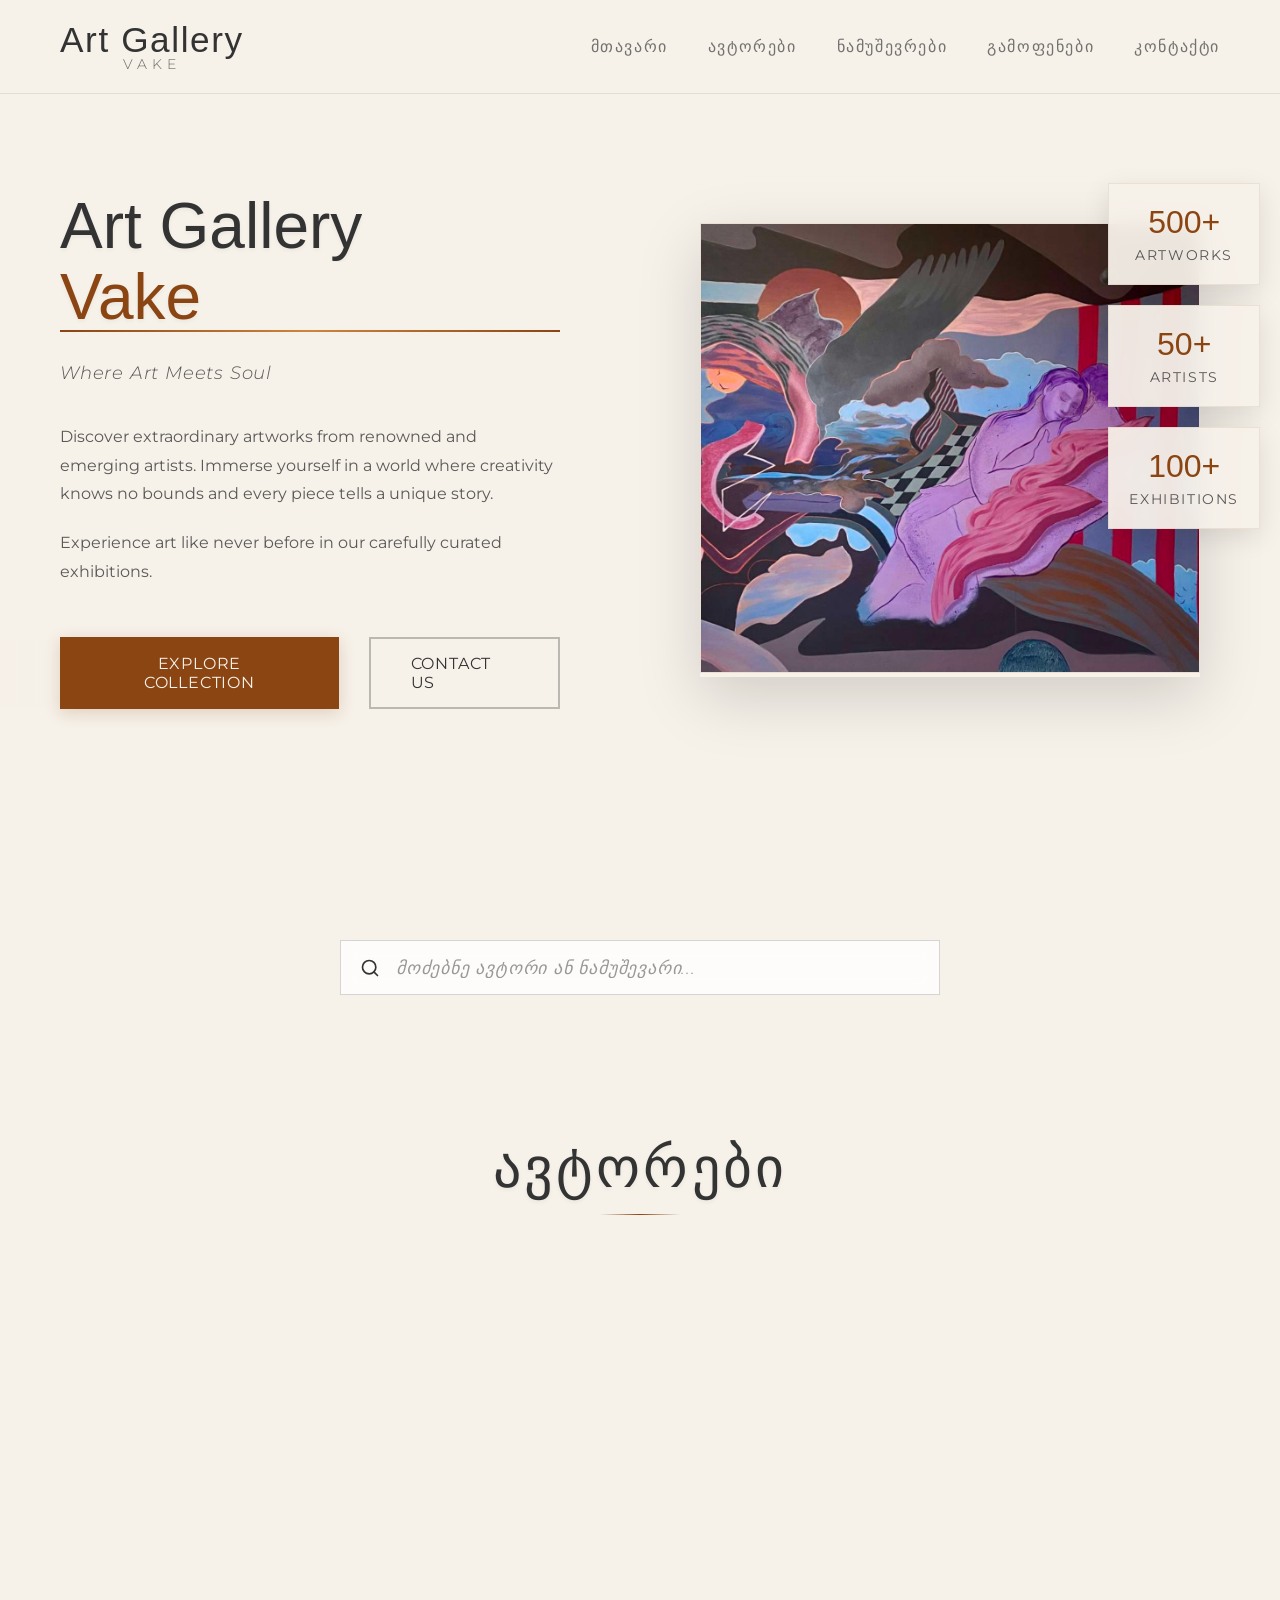
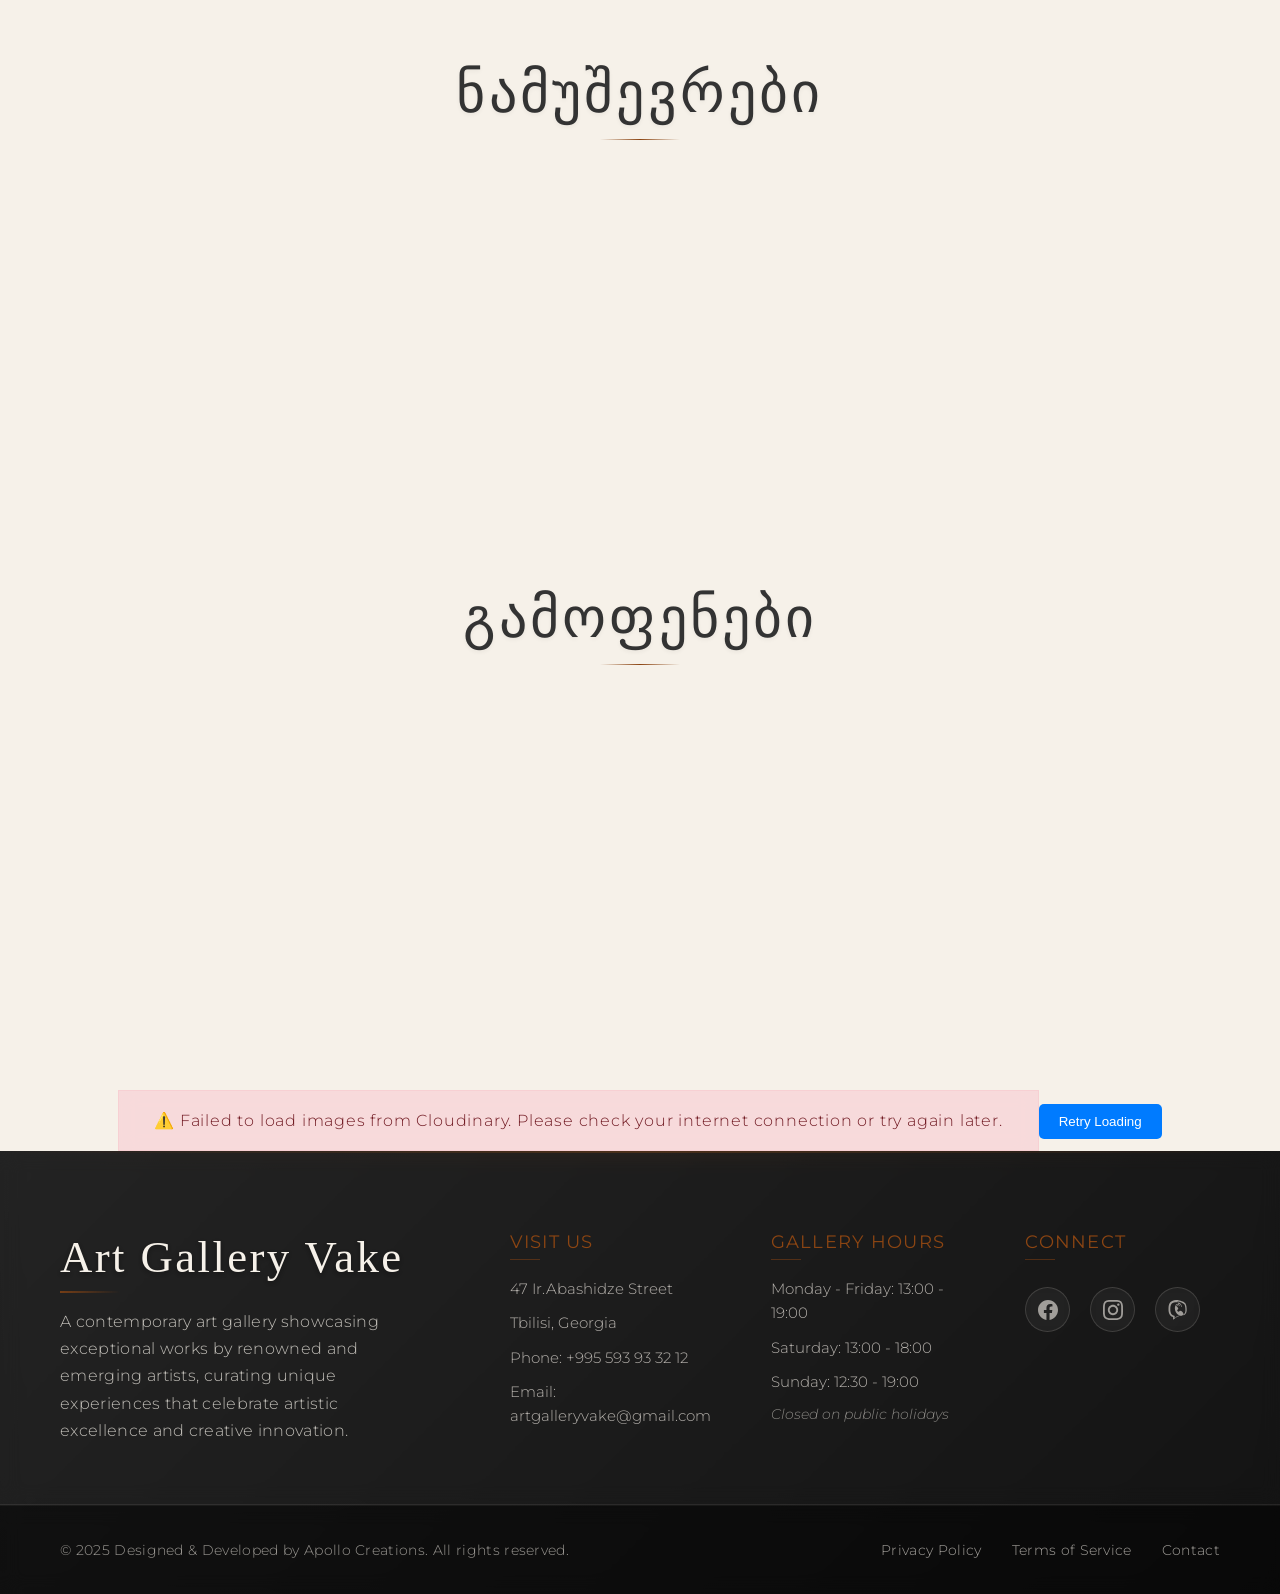
<file: index.html>
<!doctype html><html lang="ka" prefix="og: http://ogp.me/ns#"><head><meta charset="utf-8"/><link rel="icon" href="/favicon.ico"/><meta name="viewport" content="width=device-width,initial-scale=1"/><meta name="theme-color" content="#000000"/><title>არტ გალერეა ვაკე | Art Gallery Vake - თბილისი</title><meta name="description" content="არტ გალერეა ვაკეში - Art Gallery Vake თბილისში. თანამედროვე ხელოვნების გალერეა, ავტორთა ნამუშევრები და გამოფენები. Contemporary art gallery in Vake, Tbilisi showcasing exceptional artworks and exhibitions."/><meta name="keywords" content="არტ გალერეა ვაკე, არტ გალერეა, არტ გალერეა ვაკეში, art gallery vake, art gallery tbilisi, contemporary art georgia, ხელოვნება თბილისი, გამოფენა ვაკე, artists georgia, paintings tbilisi"/><meta name="author" content="Art Gallery Vake"/><meta name="robots" content="index, follow, max-image-preview:large, max-snippet:-1, max-video-preview:-1"/><meta name="googlebot" content="index, follow"/><meta name="geo.region" content="GE-TB"/><meta name="geo.placename" content="Tbilisi, Georgia"/><meta name="geo.position" content="41.7151;44.8271"/><meta name="ICBM" content="41.7151, 44.8271"/><link rel="alternate" hreflang="ka" href="https://artgalleryvake.com"/><link rel="alternate" hreflang="en" href="https://artgalleryvake.com/en"/><link rel="canonical" href="https://artgalleryvake.com/"/><meta property="og:type" content="website"/><meta property="og:site_name" content="Art Gallery Vake"/><meta property="og:title" content="არტ გალერეა ვაკე | Art Gallery Vake - Contemporary Art in Tbilisi"/><meta property="og:description" content="არტ გალერეა ვაკეში - Contemporary art gallery showcasing exceptional works by renowned and emerging artists in Vake, Tbilisi, Georgia."/><meta property="og:image" content="/og-image.jpg"/><meta property="og:image:width" content="1200"/><meta property="og:image:height" content="630"/><meta property="og:url" content="https://artgalleryvake.com/"/><meta property="og:locale" content="ka_GE"/><meta property="og:locale:alternate" content="en_US"/><meta name="twitter:card" content="summary_large_image"/><meta name="twitter:title" content="არტ გალერეა ვაკე | Art Gallery Vake"/><meta name="twitter:description" content="Contemporary art gallery in Vake, Tbilisi showcasing exceptional artworks and exhibitions by Georgian and international artists."/><meta name="twitter:image" content="/twitter-image.jpg"/><link rel="apple-touch-icon" href="/logo192.png"/><link rel="apple-touch-icon" sizes="57x57" href="/apple-icon-57x57.png"/><link rel="apple-touch-icon" sizes="60x60" href="/apple-icon-60x60.png"/><link rel="apple-touch-icon" sizes="72x72" href="/apple-icon-72x72.png"/><link rel="apple-touch-icon" sizes="76x76" href="/apple-icon-76x76.png"/><link rel="apple-touch-icon" sizes="114x114" href="/apple-icon-114x114.png"/><link rel="apple-touch-icon" sizes="120x120" href="/apple-icon-120x120.png"/><link rel="apple-touch-icon" sizes="144x144" href="/apple-icon-144x144.png"/><link rel="apple-touch-icon" sizes="152x152" href="/apple-icon-152x152.png"/><link rel="apple-touch-icon" sizes="180x180" href="/apple-icon-180x180.png"/><link rel="manifest" href="/manifest.json"/><script type="application/ld+json">{
  "@context": "https://schema.org",
  "@type": "ArtGallery",
  "name": "Art Gallery Vake",
  "alternateName": "არტ გალერეა ვაკე",
  "description": "A contemporary art gallery showcasing exceptional works by renowned and emerging artists in Vake, Tbilisi, Georgia.",
  "url": "https://artgalleryvake.com",
  "logo": "https://artgalleryvake.com/logo.png",
  "image": "https://artgalleryvake.com/gallery-exterior.jpg",
  "telephone": "+995593933212",
  "email": "artgalleryvake@gmail.com",
  "address": {
    "@type": "PostalAddress",
    "streetAddress": "47 Ir.Abashidze Street",
    "addressLocality": "Tbilisi",
    "addressRegion": "Tbilisi",
    "addressCountry": "GE"
  },
  "geo": {
    "@type": "GeoCoordinates",
    "latitude": 41.7151,
    "longitude": 44.8271
  },
  "openingHoursSpecification": [
    {
      "@type": "OpeningHoursSpecification",
      "dayOfWeek": ["Monday", "Tuesday", "Wednesday", "Thursday", "Friday"],
      "opens": "13:00",
      "closes": "19:00"
    },
    {
      "@type": "OpeningHoursSpecification",
      "dayOfWeek": "Saturday",
      "opens": "13:00",
      "closes": "18:00"
    },
    {
      "@type": "OpeningHoursSpecification",
      "dayOfWeek": "Sunday",
      "opens": "12:30",
      "closes": "19:00"
    }
  ],
  "sameAs": [
    "https://www.facebook.com/artgalleryvake",
    "https://www.instagram.com/art_gallery_vake/"
  ],
  "potentialAction": {
    "@type": "ReserveAction",
    "target": "https://artgalleryvake.com/contact"
  }
}</script><meta name="format-detection" content="telephone=no"/><meta name="msapplication-TileColor" content="#2d89ef"/><meta name="msapplication-config" content="/browserconfig.xml"/><link rel="preconnect" href="https://fonts.googleapis.com"><link rel="preconnect" href="https://fonts.gstatic.com" crossorigin><script defer="defer" src="/static/js/main.dbe3b927.js"></script><link href="/static/css/main.531e8e82.css" rel="stylesheet"></head><body><noscript><p>არტ გალერეა ვაკე - Art Gallery Vake საჭიროებს JavaScript-ს სწორად მუშაობისთვის. გთხოვთ ჩართოთ JavaScript თქვენს ბრაუზერში.</p><p>Art Gallery Vake requires JavaScript to function properly. Please enable JavaScript in your browser to view this website.</p></noscript><div id="root"></div><script type="application/ld+json">{
  "@context": "https://schema.org",
  "@type": "BreadcrumbList",
  "itemListElement": [
    {
      "@type": "ListItem",
      "position": 1,
      "name": "მთავარი",
      "item": "https://artgalleryvake.com/"
    },
    {
      "@type": "ListItem",
      "position": 2,
      "name": "ავტორები",
      "item": "https://artgalleryvake.com/#authors"
    },
    {
      "@type": "ListItem",
      "position": 3,
      "name": "ნამუშევრები", 
      "item": "https://artgalleryvake.com/#paintings"
    },
    {
      "@type": "ListItem",
      "position": 4,
      "name": "გამოფენები",
      "item": "https://artgalleryvake.com/#exhibitions"
    }
  ]
}</script></body></html>
</file>
<file: static/css/main.531e8e82.css>
@import url(https://fonts.cdnfonts.com/css/boowie);@import url(https://fonts.googleapis.com/css2?family=Montserrat:ital,wght@0,100..900;1,100..900&display=swap);.home-body{background-color:#f6f1e9;font-family:Montserrat,sans-serif;margin:0 auto;min-height:100vh;overflow-x:hidden;position:relative;width:100%}.home-body:before{animation:subtleMove 20s ease-in-out infinite;background-image:linear-gradient(45deg,#0000 40%,#8b45130d 50%,#0000 60%),linear-gradient(-45deg,#0000 40%,#3333330d 50%,#0000 60%);background-size:300px 300px,200px 200px;content:"";height:100%;left:0;opacity:.03;pointer-events:none;position:fixed;top:0;width:100%;z-index:0}.search-bar-container{display:flex;justify-content:center;margin:40px 0 60px;padding:0 60px;position:relative;z-index:2}.search-input-wrapper{max-width:600px;position:relative;width:100%}.search-icon{color:#3339;left:20px;pointer-events:none;position:absolute;top:50%;transform:translateY(-50%);z-index:1}.search-input{-webkit-backdrop-filter:blur(10px);backdrop-filter:blur(10px);background:#fffc;border:1px solid #3333;border-radius:0;font-family:Montserrat,sans-serif;font-size:1.1rem;font-weight:300;letter-spacing:.05rem;padding:16px 20px 16px 55px;transition:all .4s ease;width:100%}.search-input:focus{background:#fffffff2;border-color:#8b4513;box-shadow:0 4px 20px #8b45131a;outline:none}.search-input::placeholder{color:#33333380;font-style:italic;font-weight:300}.author-section-title,.painting-section-title,.section-title{color:#333;font-family:Boowie,sans-serif;font-size:3.5rem;font-weight:400;letter-spacing:.2rem;margin-bottom:80px;position:relative;text-align:center;text-shadow:0 2px 4px #0000000d}.author-section-title:after,.painting-section-title:after,.section-title:after{background:linear-gradient(90deg,#0000,#8b4513,#0000);bottom:-15px;content:"";height:1px;left:50%;position:absolute;transform:translateX(-50%);width:80px}.author-content-section{margin-bottom:60px;padding:80px 60px;position:relative;text-align:center;width:100%;z-index:1}.author-images-section{grid-gap:60px 40px;display:grid;gap:60px 40px;grid-template-columns:repeat(auto-fit,minmax(200px,1fr));margin:0 auto;max-width:1400px;padding:40px 0;width:100%}.image-card-authors{align-items:center;display:flex;flex-direction:column;position:relative}.link-wrapper{color:inherit;display:block;text-decoration:none;width:100%}.author-card{align-items:center;cursor:pointer;display:flex;flex-direction:column;transition:all .5s cubic-bezier(.25,.46,.45,.94)}.author-image{border-radius:0 25px 0 25px;box-shadow:0 8px 25px #00000026;filter:grayscale(20%);height:180px;object-fit:cover;transition:all .5s ease;width:180px}.author-card:hover{transform:translateY(-10px)}.author-card:hover .author-image{box-shadow:0 15px 40px #00000040;filter:grayscale(0);transform:scale(1.05)}.author-name{color:#333;font-family:Montserrat,sans-serif;font-size:1.2rem;font-weight:400;letter-spacing:.05rem;line-height:1.4;margin-top:25px;text-align:center;transition:color .3s ease}.author-card:hover .author-name{color:#8b4513}.painting-content-section{margin-bottom:60px;padding:80px 60px;position:relative;text-align:center;width:100%;z-index:1}.painting-images-section{grid-gap:80px 60px;display:grid;gap:80px 60px;grid-template-columns:repeat(auto-fit,minmax(300px,1fr));margin:0 auto;max-width:1600px;padding:40px 0;width:100%}.image-card-paintings{align-items:center;display:flex;flex-direction:column;position:relative}.painting-image-container{overflow:hidden;position:relative;transition:all .5s ease}.painting-image-display{border:none;box-shadow:0 10px 30px #00000026;height:auto;max-height:400px;object-fit:cover;transition:all .5s cubic-bezier(.25,.46,.45,.94);width:100%}.painting-image-container:hover .painting-image-display{box-shadow:0 20px 50px #00000040;transform:scale(1.03)}.image-info{padding:30px 0 0;text-align:center}.image-title{color:#333;font-size:1.3rem;font-style:italic;letter-spacing:.05rem;line-height:1.4;margin:0}.image-description,.image-title{font-family:Montserrat,sans-serif;font-weight:300}.image-description{color:#333333b3;font-size:.95rem;line-height:1.6;margin:15px 0 0;max-width:350px}.content-section{margin-bottom:120px;padding:80px 60px;position:relative;text-align:center;width:100%;z-index:1}.images-section{display:flex;flex-direction:column;gap:60px;margin:0 auto;max-width:1400px;padding:40px 0;width:100%}.image-card-exhibitions{align-items:center;-webkit-backdrop-filter:blur(10px);backdrop-filter:blur(10px);background:#fff9;border-radius:0;box-shadow:0 8px 25px #00000014;display:flex;gap:50px;padding:40px;text-align:left;transition:all .5s ease}.image-card-exhibitions:nth-child(2n){flex-direction:row-reverse}.image-card-exhibitions:hover{background:#fffc;box-shadow:0 15px 40px #00000026;transform:translateY(-5px)}.image-card-exhibitions .image-display{border:none;box-shadow:0 8px 20px #00000026;height:250px;object-fit:cover;transition:all .4s ease;width:400px}.image-card-exhibitions:hover .image-display{box-shadow:0 12px 30px #0003;transform:scale(1.02)}.image-card-exhibitions .image-info{flex:1 1;padding:0;text-align:left}.image-card-exhibitions .image-title{color:#333;font-family:Boowie,sans-serif;font-size:2rem;font-style:normal;font-weight:400;letter-spacing:.1rem;margin-bottom:20px}.image-card-exhibitions .image-description{color:#333c;font-size:1.1rem;font-weight:300;line-height:1.8;margin:0;max-width:none}.button-group-container{display:flex;justify-content:center;margin-top:80px;width:100%}.button-group{align-items:center;display:flex;gap:20px}.load-more-btn,.show-less-btn{background:#0000;border:1px solid #3333334d;border-radius:0;color:#333;cursor:pointer;font-family:Montserrat,sans-serif;font-size:.95rem;font-weight:300;letter-spacing:.1rem;overflow:hidden;padding:15px 35px;position:relative;text-transform:uppercase;transition:all .4s ease}.load-more-btn:before,.show-less-btn:before{background:linear-gradient(90deg,#0000,#8b45131a,#0000);content:"";height:100%;left:-100%;position:absolute;top:0;transition:left .6s ease;width:100%}.load-more-btn:hover,.show-less-btn:hover{border-color:#8b4513;box-shadow:0 8px 20px #8b451326;color:#8b4513;transform:translateY(-2px)}.load-more-btn:hover:before,.show-less-btn:hover:before{left:100%}.no-content-message{background:#0000;border:none;color:#3339;font-family:Montserrat,sans-serif;font-size:1.2rem;font-style:italic;font-weight:300;grid-column:1/-1;letter-spacing:.05rem;padding:80px 40px;text-align:center;width:100%}.error-section{margin-top:60px;position:relative;text-align:center;z-index:2}.error-message{-webkit-backdrop-filter:blur(10px);backdrop-filter:blur(10px);background:#f8d7dae6;border:1px solid #f5c6cb80;border-radius:0;color:#721c24;display:inline-block;font-family:Montserrat,sans-serif;font-weight:300;letter-spacing:.05rem;padding:20px 35px}.author-images-section{gap:20px;grid-template-columns:repeat(4,1fr);max-width:1000px}.painting-images-section{gap:20px;grid-template-columns:repeat(3,1fr);max-width:90%}@media (max-width:1400px){.author-images-section{gap:25px;grid-template-columns:repeat(4,1fr);max-width:1100px}.painting-images-section{gap:25px;grid-template-columns:repeat(4,1fr);max-width:1200px}.author-image{height:150px;width:150px}.painting-image-display{height:260px;max-width:280px}}@media (max-width:1200px){.author-images-section{gap:20px;grid-template-columns:repeat(4,1fr);max-width:900px}.painting-images-section{gap:20px;grid-template-columns:repeat(4,1fr);max-width:1000px}.author-image{height:140px;width:140px}.painting-image-display{height:240px;max-width:240px}.image-card-exhibitions{flex-direction:column!important;gap:25px;text-align:center}.image-card-exhibitions .image-display{max-width:400px;width:100%}.image-card-exhibitions .image-info{text-align:center}}@media (max-width:900px){.author-images-section,.painting-images-section{gap:20px;grid-template-columns:repeat(3,1fr)}.author-image{height:130px;width:130px}.painting-image-display{height:220px;max-width:220px}.search-input{font-size:.9rem}}@media (max-width:768px){.author-content-section,.content-section,.painting-content-section{padding:40px 20px}.search-bar-container{padding:0 20px}.author-section-title,.painting-section-title,.section-title{font-size:2.2rem;margin-bottom:30px}.author-image{height:120px;width:120px}.author-images-section{gap:20px;grid-template-columns:repeat(2,1fr)}.painting-images-section{gap:20px;grid-template-columns:repeat(1,1fr)}.painting-image-display{height:auto;max-width:90%}.image-card-exhibitions{gap:20px;padding:25px 15px}.button-group{flex-direction:column;gap:15px}.load-more-btn,.show-less-btn{font-size:.9rem;padding:12px 25px}.search-input{font-size:.8rem}.image-card-exhibitions .image-title{font-size:1.45rem}}.author-content-section,.content-section,.painting-content-section{animation:sectionFadeIn 1s ease forwards;opacity:0;transform:translateY(30px)}.painting-content-section{animation-delay:.2s}.content-section{animation-delay:.4s}@keyframes sectionFadeIn{to{opacity:1;transform:translateY(0)}}.image-card-authors,.image-card-exhibitions,.image-card-paintings{animation:itemFadeIn .8s ease forwards;opacity:0;transform:translateY(20px)}.image-card-authors:nth-child(2){animation-delay:.1s}.image-card-authors:nth-child(3){animation-delay:.2s}.image-card-authors:nth-child(4){animation-delay:.3s}.image-card-paintings:nth-child(2){animation-delay:.15s}.image-card-paintings:nth-child(3){animation-delay:.3s}.image-card-exhibitions:nth-child(2){animation-delay:.2s}.image-card-exhibitions:nth-child(3){animation-delay:.4s}@keyframes itemFadeIn{to{opacity:1;transform:translateY(0)}}*{margin:0;padding:0}body{font-family:Montserrat,sans-serif;overflow-x:hidden}.landing-container{background-color:#f6f1e9;color:#333;min-height:100vh;overflow-x:hidden;position:relative}.animated-bg{height:100%;left:0;opacity:.5;pointer-events:none;position:fixed;top:0;width:100%;z-index:0}.floating-shapes{height:100%;position:relative;width:100%}.shape{animation:elegantFloat 12s ease-in-out infinite;background:linear-gradient(45deg,#3333330d,#8b45130d);opacity:.1;position:absolute}.shape-1{animation-delay:0s;height:2px;left:10%;top:20%;width:300px}.shape-2{animation-delay:4s;height:200px;right:15%;top:40%;width:2px}.shape-3{animation-delay:8s;height:1px;left:60%;top:70%;width:150px}.shape-4{animation-delay:2s;bottom:30%;height:100px;left:20%;width:1px}@keyframes elegantFloat{0%,to{opacity:.1;transform:translateY(0) scale(1)}50%{opacity:.2;transform:translateY(-15px) scale(1.1)}}.landing-header{align-items:center;-webkit-backdrop-filter:blur(10px);backdrop-filter:blur(10px);background-color:#f6f1e9;border-bottom:1px solid #3333331a;color:#333;display:flex;font-family:Boowie,sans-serif;justify-content:space-between;opacity:0;padding:20px 60px;position:fixed;text-align:center;top:0;transform:translateY(-30px);transition:all .6s ease;width:100%;z-index:100}.landing-header.fade-in{opacity:1;transform:translateY(0)}.logo-container{position:relative}.logo-text h2{color:#333;font-family:Boowie,sans-serif;font-size:2.2rem;font-weight:400;letter-spacing:.1rem;margin-bottom:-.3rem}.logo-text span{color:#333333b3;font-family:Montserrat,sans-serif;font-size:.9rem;font-weight:300;letter-spacing:.3rem;text-transform:uppercase}.nav-links{display:flex;font-size:1rem;gap:40px}.nav-link,.nav-links{font-family:Montserrat,sans-serif;font-weight:400}.nav-link{color:#333a;letter-spacing:.1rem;padding:8px 0;position:relative;text-decoration:none;transition:all .3s ease}.nav-link:before{background-color:#8b4513;bottom:0;content:"";height:1px;left:50%;position:absolute;transform:translateX(-50%);transition:all .4s ease;width:0}.nav-link:hover{color:#8b4513}.nav-link:hover:before{width:100%}.main-content{grid-gap:80px;align-items:center;display:grid;gap:80px;grid-template-columns:1fr 1fr;min-height:100vh;padding:0 60px;position:relative;z-index:1}.content-box{opacity:0;transform:translateY(40px);transition:all 1.2s cubic-bezier(.25,.46,.45,.94)}.content-box.slide-in-left,.content-box.slide-in-right{opacity:1;transform:translateY(0)}.content-box.slide-in-right{transition-delay:.3s}.text-box{padding-right:40px}.main-text h1{color:#333;font-family:Boowie,sans-serif;font-size:4rem;font-weight:400;line-height:1.1;margin-bottom:30px;text-shadow:0 2px 4px #0000000d}.text-line{display:block;overflow:hidden}.gradient-text{color:#8b4513;position:relative}.gradient-text:after{animation:shimmer 3s ease-in-out infinite;background:linear-gradient(90deg,#8b4513,peru,#8b4513);bottom:0;content:"";height:2px;left:0;position:absolute;width:100%}@keyframes shimmer{0%,to{opacity:.3;transform:scaleX(.5)}50%{opacity:.8;transform:scaleX(1)}}.subtitle{margin-bottom:40px}.subtitle p{color:#333c;font-family:Montserrat,sans-serif;font-size:1.1rem;font-style:italic;font-weight:300;letter-spacing:.05rem}.secondary-text{line-height:1.8;margin-bottom:50px;max-width:500px}.secondary-text p{color:#333c;font-family:Montserrat,sans-serif;font-size:1rem;font-weight:400;margin-bottom:20px}.cta-buttons{align-items:center;display:flex;gap:30px}.btn-primary,.btn-secondary{border:none;cursor:pointer;font-family:Montserrat,sans-serif;font-size:1rem;font-weight:400;letter-spacing:.05rem;padding:15px 40px;position:relative;text-transform:uppercase;transition:all .4s ease}.btn-primary{background-color:#8b4513;border:2px solid #8b4513;box-shadow:0 4px 15px #8b451333;color:#f6f1e9}.btn-primary:hover{background-color:initial;box-shadow:0 8px 25px #8b45134d;color:#8b4513;transform:translateY(-2px)}.btn-shine{background:linear-gradient(90deg,#0000,#f6f1e94d,#0000);height:100%;left:-100%;position:absolute;top:0;transition:left .6s ease;width:100%}.btn-primary:hover .btn-shine{left:100%}.btn-secondary{background:#0000;border:2px solid #3333334d;color:#333}.btn-secondary:hover{background-color:#3333330d;border-color:#333;transform:translateY(-2px)}.image-box{align-items:center;display:flex;justify-content:center;position:relative}.image-container{max-width:500px;position:relative;width:100%}.image-frame{box-shadow:0 20px 60px #00000026;overflow:hidden;position:relative;transition:all .4s ease;width:100%}.landing-img{border:1px solid #8b45131a;height:450px;object-fit:cover;transition:transform .6s ease;width:100%}.image-overlay{background:linear-gradient(45deg,#8b45130d,#cd853f0d);bottom:0;left:0;opacity:0;pointer-events:none;position:absolute;right:0;top:0;transition:opacity .4s ease}.image-frame:hover .landing-img{transform:scale(1.02)}.image-frame:hover .image-overlay{opacity:1}.image-frame:hover{box-shadow:0 30px 80px #00000040}.floating-stats{display:flex;flex-direction:column;gap:20px;position:absolute;right:-40px;top:-40px;z-index:10}.stat-card{animation:gentleFloat 8s ease-in-out infinite;-webkit-backdrop-filter:blur(10px);backdrop-filter:blur(10px);background:#f6f1e9f2;border:1px solid #8b45131a;box-shadow:0 8px 25px #0000001a;min-width:120px;padding:20px;text-align:center;transform:translateX(20px);transition:all .3s ease}.stat-card:nth-child(2){animation-delay:2s}.stat-card:nth-child(3){animation-delay:4s}.stat-card:hover{box-shadow:0 12px 35px #00000026;transform:translateX(20px) translateY(-5px)}@keyframes gentleFloat{0%,to{transform:translateX(20px) translateY(0)}50%{transform:translateX(20px) translateY(-8px)}}.stat-card h3{color:#8b4513;font-family:Boowie,sans-serif;font-size:2rem;font-weight:400;margin-bottom:5px}.stat-card p{color:#333c;font-family:Montserrat,sans-serif;font-size:.9rem;font-weight:400;letter-spacing:.1rem;text-transform:uppercase}.btn-secondary span{text-decoration:none}.btn-secondary{text-decoration:none!important}@media (max-width:1024px){.main-content{gap:60px;grid-template-columns:1fr;padding:120px 40px 40px;text-align:center}.text-box{order:2;padding-right:0}.image-box{order:1}.main-text h1{font-size:3rem}.floating-stats{flex-direction:row;justify-content:center;margin-top:30px;position:static}.stat-card{transform:translateX(0)}}@media (max-width:768px){.landing-header{flex-direction:column;gap:20px;padding:15px 30px}.nav-links{flex-wrap:wrap;gap:25px;justify-content:center}.main-content{gap:40px;padding:140px 30px 40px}.main-text h1{font-size:2.5rem}.cta-buttons{align-items:stretch;flex-direction:column}.btn-primary,.btn-secondary{text-align:center;width:100%}.landing-img{height:350px}.floating-stats{flex-wrap:wrap;gap:15px}.stat-card{min-width:100px;padding:15px}.stat-card h3{font-size:1.5rem}}@media (max-width:480px){.main-text h1{font-size:2rem}.logo-text h2{font-size:1.6rem}.nav-link{font-size:.9rem}.main-content{padding:120px 20px 40px}.secondary-text{max-width:100%}}@media (prefers-reduced-motion:reduce){*{animation-duration:.01ms!important;animation-iteration-count:1!important;transition-duration:.01ms!important}}.btn-primary:focus,.btn-secondary:focus,.nav-link:focus{outline:2px solid #8b4513;outline-offset:3px}.mobile-menu-btn{display:none}.sidebar{-webkit-backdrop-filter:blur(20px);backdrop-filter:blur(20px);background:#f6f1e9fa;border-left:1px solid #8b45131a;height:100vh;position:fixed;right:-300px;top:0;transition:right .4s ease;width:300px;z-index:200}.sidebar-open{right:0}.sidebar-content{display:flex;flex-direction:column;height:100%;padding:80px 40px 40px}.sidebar-close{background:none;border:none;color:#333;cursor:pointer;font-size:2rem;padding:10px;position:absolute;right:20px;top:20px;transition:color .3s ease}.sidebar-close:hover{color:#8b4513}.sidebar-nav{display:flex;flex-direction:column;gap:30px}.sidebar-link{border-bottom:1px solid #3333331a;color:#333;font-family:Montserrat,sans-serif;font-size:1.1rem;font-weight:400;padding:15px 0;text-decoration:none;transition:all .3s ease}.sidebar-link:hover{color:#8b4513;padding-left:15px}.sidebar-overlay{-webkit-backdrop-filter:blur(2px);backdrop-filter:blur(2px);background:#0000004d;height:100%;left:0;position:fixed;top:0;width:100%;z-index:150}@media (max-width:768px){.landing-header{align-items:center;flex-direction:row!important;gap:0;justify-content:space-between;padding:15px 30px}.mobile-menu-btn{background:none;border:none;cursor:pointer;display:flex;flex-direction:column;height:20px;justify-content:space-around;width:25px;z-index:100}.mobile-menu-btn span{background:#333;height:2px;transition:all .3s ease;width:100%}.mobile-menu-btn:hover span{background:#8b4513}.desktop-nav{display:none}}@media (min-width:769px){.sidebar,.sidebar-overlay{display:none}}.gallery-footer{background:linear-gradient(135deg,#1f1f1f,#0f0f0f);color:#f6f1e9;margin-top:auto;position:relative;width:100%}.gallery-footer:before{background:linear-gradient(90deg,#0000,#8b4513,#0000);content:"";height:2px;left:0;opacity:.8;position:absolute;right:0;top:0}.gallery-footer:after{animation:subtleFooterMove 25s ease-in-out infinite;background-image:linear-gradient(45deg,#0000 40%,#8b45131a 50%,#0000 60%),linear-gradient(-45deg,#0000 40%,#f6f1e90d 50%,#0000 60%);background-size:400px 400px,300px 300px;content:"";height:100%;left:0;opacity:.02;pointer-events:none;position:absolute;top:0;width:100%;z-index:0}@keyframes subtleFooterMove{0%,to{opacity:.02;transform:translate(0)}50%{opacity:.04;transform:translate(15px,-15px)}}.footer-content{margin:0 auto;padding:0;position:relative;width:100%;z-index:1}.footer-main{grid-gap:60px;-webkit-backdrop-filter:blur(10px);backdrop-filter:blur(10px);background:#ffffff05;border-bottom:1px solid #f6f1e914;display:grid;gap:60px;grid-template-columns:2fr 1fr 1fr 1fr;padding:80px 60px 60px}.footer-section{display:flex;flex-direction:column;gap:25px}.footer-title{color:#f6f1e9;font-family:Boowie,serif;font-size:2.8rem;font-weight:400;letter-spacing:.15rem;margin:0;position:relative;text-shadow:0 2px 4px #0000004d}.footer-title:after{background:linear-gradient(90deg,#8b4513,#0000);bottom:-10px;content:"";height:2px;left:0;opacity:.8;position:absolute;width:60px}.footer-description{color:#f6f1e9bf;font-size:1rem;font-weight:300;letter-spacing:.02rem;line-height:1.7;max-width:320px}.footer-description,.footer-heading{font-family:Montserrat,sans-serif;margin:0}.footer-heading{color:#8b4513;font-size:1.1rem;font-weight:400;letter-spacing:.08rem;position:relative;text-transform:uppercase}.footer-heading:after{background:#8b451380;bottom:-8px;content:"";height:1px;left:0;position:absolute;width:30px}.footer-info{display:flex;flex-direction:column;gap:10px}.footer-info p{color:#f6f1e9b3;font-family:Montserrat,sans-serif;font-size:.95rem;font-weight:300;line-height:1.6;margin:0;transition:color .3s ease}.footer-info p:hover{color:#f6f1e9e6}.footer-note{color:#f6f1e980!important;font-size:.85rem!important;font-style:italic;margin-top:5px}.social-links{display:flex;gap:20px;margin-top:10px}.social-link{align-items:center;-webkit-backdrop-filter:blur(5px);backdrop-filter:blur(5px);background:#ffffff08;border:1px solid #f6f1e926;border-radius:50%;color:#f6f1e999;display:flex;height:45px;justify-content:center;overflow:hidden;position:relative;text-decoration:none;transition:all .4s cubic-bezier(.25,.46,.45,.94);width:45px}.social-link:before{background:linear-gradient(90deg,#0000,#8b451333,#0000);content:"";height:100%;left:-100%;position:absolute;top:0;transition:left .6s ease;width:100%}.social-link:hover{background:#8b45131a;border-color:#8b4513;box-shadow:0 8px 20px #8b451333;color:#8b4513;transform:translateY(-3px) scale(1.05)}.social-link:hover:before{left:100%}.social-icon{fill:currentColor;height:20px;transition:transform .3s ease;width:20px}.social-link:hover .social-icon{transform:scale(1.1)}.footer-bottom{-webkit-backdrop-filter:blur(10px);backdrop-filter:blur(10px);background:#0006;border-top:1px solid #f6f1e90d;padding:35px 60px}.footer-bottom-content{align-items:center;display:flex;font-family:Montserrat,sans-serif;justify-content:space-between}.footer-bottom-content p{color:#f6f1e999;font-size:.9rem;font-weight:300;letter-spacing:.02rem;margin:0}.footer-links{display:flex;gap:30px}.footer-link{color:#f6f1e9a6;font-size:.9rem;font-weight:300;letter-spacing:.02rem;position:relative;text-decoration:none;transition:all .3s ease}.footer-link:after{background:#8b4513;bottom:-3px;content:"";height:1px;left:0;position:absolute;transition:width .3s ease;width:0}.footer-link:hover{color:#8b4513;transform:translateY(-1px)}.footer-link:hover:after{width:100%}@media (max-width:1024px){.footer-main{gap:50px;grid-template-columns:1fr 1fr;padding:60px 50px 50px}.footer-title{font-size:2.4rem}}@media (max-width:768px){.footer-main{gap:40px;grid-template-columns:1fr;padding:50px 40px;text-align:center}.footer-title{font-size:2.2rem}.footer-heading:after,.footer-title:after{left:50%;transform:translateX(-50%)}.footer-description{margin:0 auto;max-width:none}.social-links{justify-content:center}.footer-bottom{padding:30px 40px}.footer-bottom-content{flex-direction:column;gap:20px;text-align:center}.footer-links{gap:25px}}@media (max-width:480px){.footer-main{gap:35px;padding:40px 20px}.footer-title{font-size:2rem;letter-spacing:.1rem}.footer-description{font-size:.95rem}.footer-bottom{padding:25px 20px}.footer-links{flex-wrap:wrap;gap:20px;justify-content:center}.social-links{gap:15px}.social-link{height:40px;width:40px}.social-icon{height:18px;width:18px}}*{box-sizing:border-box}.admin-body{background:linear-gradient(135deg,#f8fafc,#f1f5f9);font-family:-apple-system,BlinkMacSystemFont,Segoe UI,Roboto,Oxygen,Ubuntu,Cantarell,sans-serif;line-height:1.6;margin:0 auto;max-width:1200px;min-height:100vh;padding:2rem}.admin-title{-webkit-text-fill-color:#0000;background:linear-gradient(135deg,#3b82f6,#8b5cf6);-webkit-background-clip:text;background-clip:text;color:#1e293b;font-size:2.5rem;font-weight:700;letter-spacing:-.02em;margin-bottom:2.5rem;text-align:center}.admin-stats{-webkit-backdrop-filter:blur(10px);backdrop-filter:blur(10px);background:#ffffffe6;border:1px solid #ffffff4d;border-radius:20px;box-shadow:0 8px 32px #0000000f;margin-bottom:2.5rem;padding:2rem;transition:transform .3s ease,box-shadow .3s ease}.admin-stats:hover{box-shadow:0 12px 48px #0000001a;transform:translateY(-2px)}.stats-title{color:#374151;font-size:1.4rem;font-weight:600;margin-bottom:1.5rem;margin-top:0}.stats-container{grid-gap:1.5rem;display:grid;gap:1.5rem;grid-template-columns:repeat(auto-fit,minmax(200px,1fr))}.stat-item{background:linear-gradient(135deg,#3b82f6,#8b5cf6);border-radius:16px;box-shadow:0 4px 16px #3b82f633;color:#fff;font-weight:500;padding:1.5rem;text-align:center;transition:transform .3s ease,box-shadow .3s ease}.stat-item:hover{box-shadow:0 8px 32px #3b82f64d;transform:translateY(-3px)}.no-stats{color:#6b7280;font-size:1.1rem;font-style:italic;padding:2rem;text-align:center}.upload-form{-webkit-backdrop-filter:blur(10px);backdrop-filter:blur(10px);background:#fffffff2;border:2px dashed #e2e8f0;border-radius:24px;margin-bottom:2.5rem;overflow:hidden;padding:2.5rem;position:relative;transition:all .3s ease}.upload-form:before{background:linear-gradient(90deg,#0000,#3b82f60d,#0000);content:"";height:100%;left:-100%;position:absolute;top:0;transition:left .5s ease;width:100%}.upload-form:hover:before{left:100%}.upload-form:hover{border-color:#3b82f6;box-shadow:0 12px 48px #3b82f61a;transform:translateY(-2px)}.upload-title{color:#374151;font-size:1.4rem;font-weight:600;margin-top:0}.form-group,.upload-title{margin-bottom:2rem;position:relative;z-index:1}.form-label{color:#374151;display:block;font-size:1rem;font-weight:600;margin-bottom:.75rem}.file-input,.section-select,.text-input,.textarea-input{-webkit-backdrop-filter:blur(5px);backdrop-filter:blur(5px);background:#fffc;border:2px solid #e5e7eb;border-radius:12px;font-size:1rem;padding:1rem 1.25rem;transition:all .3s ease;width:100%}.file-input:focus,.section-select:focus,.text-input:focus,.textarea-input:focus{border-color:#3b82f6;box-shadow:0 0 0 4px #3b82f61a;outline:none;transform:translateY(-1px)}.textarea-input{font-family:inherit;min-height:120px;resize:vertical}.file-input{background:#fafafa;border:2px dashed #d1d5db;cursor:pointer;padding:1.5rem;position:relative;text-align:center}.file-input:hover{background:#f8fafc;border-color:#3b82f6}.upload-btn{background:linear-gradient(135deg,#3b82f6,#8b5cf6);border:none;border-radius:16px;box-shadow:0 4px 16px #3b82f64d;color:#fff;cursor:pointer;font-size:1.1rem;font-weight:600;overflow:hidden;padding:1.25rem 2.5rem;position:relative;transition:all .3s ease}.upload-btn:before{background:linear-gradient(90deg,#0000,#fff3,#0000);content:"";height:100%;left:-100%;position:absolute;top:0;transition:left .5s ease;width:100%}.upload-btn:hover:before{left:100%}.upload-btn:hover:not(.disabled):not(.uploading){box-shadow:0 8px 32px #3b82f666;transform:translateY(-2px)}.upload-btn.uploading{animation:pulse 2s infinite;background:linear-gradient(135deg,#94a3b8,#cbd5e1);cursor:not-allowed}.upload-btn.disabled{background:linear-gradient(135deg,#e5e7eb,#f3f4f6);box-shadow:none;color:#9ca3af;cursor:not-allowed}@keyframes pulse{0%,to{opacity:1}50%{opacity:.7}}.message{animation:slideIn .3s ease;border-radius:12px;font-weight:500;margin-top:1.5rem;padding:1.25rem 1.5rem}@keyframes slideIn{0%{opacity:0;transform:translateY(-10px)}to{opacity:1;transform:translateY(0)}}.message.success{background:linear-gradient(135deg,#d1fae5,#a7f3d0);border:2px solid #34d399;color:#065f46}.message.error{background:linear-gradient(135deg,#fee2e2,#fecaca);border:2px solid #f87171;color:#991b1b}.gallery-items-section{margin-top:3rem}.gallery-items-title{color:#374151;font-size:1.4rem;font-weight:600;margin-bottom:2rem;text-align:center}.gallery-items-grid{grid-gap:2rem;display:grid;gap:2rem;grid-template-columns:repeat(auto-fill,minmax(280px,1fr));padding:1rem 0}.gallery-item-card{-webkit-backdrop-filter:blur(10px);backdrop-filter:blur(10px);background:#fffffff2;border:1px solid #ffffff4d;border-radius:24px;box-shadow:0 4px 16px #0000000d;overflow:hidden;padding:1.5rem;position:relative;transition:all .3s cubic-bezier(.4,0,.2,1)}.gallery-item-card:before{background:linear-gradient(90deg,#3b82f6,#8b5cf6,#06b6d4);content:"";height:4px;left:0;position:absolute;right:0;top:0;transform:scaleX(0);transform-origin:left;transition:transform .3s ease}.gallery-item-card:hover:before{transform:scaleX(1)}.gallery-item-card:hover{border-color:#3b82f64d;box-shadow:0 20px 64px #00000026;transform:translateY(-8px)}.gallery-item-thumbnail{border-radius:16px;box-shadow:0 4px 16px #0000001a;height:200px;margin-bottom:1.5rem;object-fit:cover;transition:transform .3s ease;width:100%}.gallery-item-card:hover .gallery-item-thumbnail{transform:scale(1.05)}.gallery-item-info{margin-bottom:1rem}.gallery-item-title{color:#1f2937;font-size:1.2rem;font-weight:600;line-height:1.3;margin:0 0 .5rem}.gallery-item-filename{color:#6b7280;font-size:.85rem;font-style:italic;font-weight:500;margin:.5rem 0;word-break:break-word}.gallery-item-description{color:#4b5563;font-size:.9rem;line-height:1.5;margin:1rem 0}.gallery-item-dimensions,.gallery-item-materials,.gallery-item-size{color:#6b7280;font-size:.85rem;line-height:1.4;margin:.5rem 0}.gallery-item-dimensions strong,.gallery-item-materials strong,.gallery-item-size strong{color:#374151}.delete-btn{background:linear-gradient(135deg,#ef4444,#dc2626);border:none;border-radius:12px;box-shadow:0 4px 16px #ef444433;color:#fff;cursor:pointer;font-size:.9rem;font-weight:600;margin-top:1rem;padding:.75rem 1.5rem;transition:all .3s ease;width:100%}.delete-btn:hover{background:linear-gradient(135deg,#dc2626,#b91c1c);box-shadow:0 8px 32px #ef44444d;transform:translateY(-2px)}.no-gallery-items{background:#ffffff80;border-radius:20px;color:#6b7280;font-size:1.1rem;font-style:italic;margin:2rem 0;padding:3rem;text-align:center}.file-list-section{margin-top:3rem}.file-list-title{color:#374151;font-size:1.4rem;font-weight:600;margin-bottom:2rem;text-align:center}.file-grid{grid-gap:2rem;display:grid;gap:2rem;grid-template-columns:repeat(auto-fill,minmax(280px,1fr));padding:1rem 0}.file-card{-webkit-backdrop-filter:blur(10px);backdrop-filter:blur(10px);background:#fffffff2;border:1px solid #ffffff4d;border-radius:24px;box-shadow:0 4px 16px #0000000d;overflow:hidden;padding:1.5rem;position:relative;text-align:center;transition:all .3s cubic-bezier(.4,0,.2,1)}.file-card:before{background:linear-gradient(90deg,#3b82f6,#8b5cf6,#06b6d4);content:"";height:4px;left:0;position:absolute;right:0;top:0;transform:scaleX(0);transform-origin:left;transition:transform .3s ease}.file-card:hover:before{transform:scaleX(1)}.file-card:hover{border-color:#3b82f64d;box-shadow:0 20px 64px #00000026;transform:translateY(-8px)}.file-thumbnail{border-radius:16px;box-shadow:0 4px 16px #0000001a;height:200px;margin-bottom:1.5rem;object-fit:cover;transition:transform .3s ease;width:100%}.file-card:hover .file-thumbnail{transform:scale(1.05)}.file-title{color:#1f2937;font-size:1.2rem;font-weight:600;margin:0 0 .5rem}.file-name{color:#6b7280;font-size:.85rem;font-weight:500;margin:.5rem 0;word-break:break-word}.file-description{color:#4b5563;font-size:.9rem;line-height:1.5;margin:1rem 0}.no-files{background:#ffffff80;border-radius:20px;color:#6b7280;font-size:1.1rem;font-style:italic;margin:2rem 0;padding:3rem;text-align:center}@media (max-width:768px){.admin-body{padding:.8rem}.admin-title{font-size:1.6rem}.file-grid,.gallery-items-grid{gap:1rem;grid-template-columns:repeat(auto-fill,minmax(180px,1fr))}.file-thumbnail,.gallery-item-thumbnail{height:120px}.upload-btn{width:100%}}@media (max-width:480px){.admin-body{padding:.6rem}.file-grid,.gallery-items-grid,.stats-container{grid-template-columns:1fr}}.delete-btn:focus-visible,.file-input:focus-visible,.section-select:focus-visible,.text-input:focus-visible,.textarea-input:focus-visible,.upload-btn:focus-visible{outline:2px solid #3b82f6;outline-offset:2px}.author-page-container{background-color:#f6f1e9;font-family:Montserrat,sans-serif;margin:0;min-height:100vh;overflow-x:hidden;padding:0;position:relative;width:100%}.author-page-container:before{animation:subtleMove 20s ease-in-out infinite;background-image:linear-gradient(45deg,#0000 40%,#8b45130d 50%,#0000 60%),linear-gradient(-45deg,#0000 40%,#3333330d 50%,#0000 60%);background-size:300px 300px,200px 200px;content:"";height:100%;left:0;opacity:.03;pointer-events:none;position:fixed;top:0;width:100%;z-index:0}.author-details{grid-gap:80px;align-items:start;display:grid;gap:80px;grid-template-columns:1fr 1.5fr;margin:0 auto;max-width:1400px;padding:60px 60px 120px;position:relative;z-index:1}.author-image-container{align-items:flex-start;display:flex;justify-content:center;position:-webkit-sticky;position:sticky;top:100px}.author-detail-image{border-radius:0;box-shadow:0 20px 60px #0003;filter:grayscale(10%);height:auto;max-width:400px;object-fit:cover;transition:all .6s cubic-bezier(.25,.46,.45,.94);width:100%}.author-detail-image:hover{box-shadow:0 30px 80px #0000004d;filter:grayscale(0);transform:scale(1.02)}.author-info{display:flex;flex-direction:column;gap:40px}.author-title{color:#333;font-family:Boowie,sans-serif;font-size:3.5rem;font-weight:400;letter-spacing:.2rem;line-height:1.2;margin:0;position:relative;text-shadow:0 2px 4px #0000000d}.author-title:after{background:linear-gradient(90deg,#8b4513,#0000);bottom:-20px;content:"";height:2px;left:0;position:absolute;width:100px}.author-description{color:#333333d9;font-family:Montserrat,sans-serif;font-size:1.1rem;font-weight:300;letter-spacing:.02rem;line-height:1.8}.description-paragraph{margin-bottom:25px;text-align:justify}.description-paragraph:last-child{margin-bottom:0}.description-list{margin:25px 0;padding-left:0}.bullet-list,.numbered-list{list-style:none}.numbered-list{counter-reset:item}.bullet-item{line-height:1.6;margin-bottom:12px;padding-left:30px;position:relative}.bullet-item:before{color:#8b4513;content:"•";font-size:1.2rem;font-weight:700;left:0;position:absolute;top:0}.numbered-item{counter-increment:item;line-height:1.6;margin-bottom:12px;padding-left:35px;position:relative}.numbered-item:before{color:#8b4513;content:counter(item) ".";font-weight:500;left:0;min-width:25px;position:absolute;top:0}.text-item{color:#333333b3;font-style:italic;line-height:1.6;margin-bottom:12px}.author-page-container .error-message{-webkit-backdrop-filter:blur(10px);backdrop-filter:blur(10px);background:#f8d7dae6;border:1px solid #f5c6cb80;border-radius:0;color:#721c24;display:inline-block;font-family:Montserrat,sans-serif;font-weight:300;letter-spacing:.05rem;margin:100px auto;padding:30px 50px;position:relative;text-align:center;z-index:2}.author-page-container:has(.loading-message){align-items:center;display:flex;justify-content:center;min-height:100vh}@media (max-width:1024px){.author-details{gap:50px;grid-template-columns:1fr;padding:50px 50px 100px;text-align:center}.author-image-container{order:1;position:static}.author-info{order:2}.author-title{font-size:3rem}.author-title:after{left:50%;transform:translateX(-50%);width:80px}.description-paragraph{text-align:center}}@media (max-width:768px){.back-button-container{padding:30px 40px 0}.author-details{gap:40px;padding:40px 40px 80px}.author-title{font-size:2.5rem;letter-spacing:.1rem}.author-description{font-size:1rem}.author-detail-image{max-width:300px}}@media (max-width:480px){.back-button-container{padding:20px 20px 0}.author-details{gap:30px;padding:30px 20px 60px}.author-title{font-size:2rem;margin-bottom:20px}.author-description{font-size:.95rem}.author-detail-image{max-width:250px}.back-button{font-size:.9rem;padding:10px 20px}.bullet-item,.numbered-item{padding-left:25px}.numbered-item:before{min-width:20px}}.painting-page-container{background-color:#f6f1e9;font-family:Montserrat,sans-serif;margin:0;min-height:100vh;overflow-x:hidden;padding:0;position:relative;width:100%}.painting-page-container:before{animation:subtleMove 20s ease-in-out infinite;background-image:linear-gradient(45deg,#0000 40%,#8b45130d 50%,#0000 60%),linear-gradient(-45deg,#0000 40%,#3333330d 50%,#0000 60%);background-size:300px 300px,200px 200px;content:"";height:100%;left:0;opacity:.03;pointer-events:none;position:fixed;top:0;width:100%;z-index:0}.back-button-container{padding:40px 60px 0}.back-button{-webkit-backdrop-filter:blur(10px);backdrop-filter:blur(10px);background:#fffc;border:1px solid #3333334d;border-radius:0;font-size:.95rem;font-weight:300;gap:12px;letter-spacing:.05rem;padding:12px 25px;transition:all .4s ease}.back-button:before{background:linear-gradient(90deg,#0000,#8b45131a,#0000);transition:left .6s ease}.back-button:hover{background:#fffffff2;border-color:#8b4513;box-shadow:0 8px 20px #8b451326;transform:translateY(-2px)}.arrow{font-size:1.2rem;transition:transform .3s ease}.back-button:hover .arrow{transform:translateX(-3px)}.painting-display-area{align-items:center;display:flex;flex-direction:column;margin:0 auto;max-width:1400px;padding:60px 60px 120px;position:relative;z-index:1}.painting-image-large{border:none;height:auto;margin-bottom:60px;max-height:70vh;max-width:900px;object-fit:contain;padding:20px;transition:all .6s cubic-bezier(.25,.46,.45,.94);width:100%}.painting-image-large:hover{box-shadow:0 30px 80px #0000004d;transform:scale(1.02)}.painting-details{max-width:800px;text-align:center;width:100%}.painting-name,.painting-title{-webkit-text-fill-color:#0000;background:linear-gradient(135deg,#2d2d2d,#4a4a4a);-webkit-background-clip:text;background-clip:text;color:#2d2d2d;font-family:Boowie,sans-serif;font-size:3rem;font-weight:400;letter-spacing:.2rem;line-height:1.15;margin:0 0 40px;position:relative;text-shadow:0 4px 8px #00000014}.painting-name:after,.painting-title:after{animation:expandLine 1.2s ease-out .5s both;background:linear-gradient(90deg,#8b4513,#8b45134d 70%,#0000);border-radius:2px;bottom:-30px;content:"";height:3px;left:50%;position:absolute;transform:translateX(-50%);width:120px}.painting-description{color:#333c;font-family:Montserrat,sans-serif;font-size:1.2rem;font-style:italic;font-weight:300;letter-spacing:.02rem;line-height:1.8;margin-bottom:50px;padding:0 20px}.painting-metadata{-webkit-backdrop-filter:blur(10px);backdrop-filter:blur(10px);background:#fff9;border:1px solid #3333331a;border-radius:0;box-shadow:0 8px 25px #00000014;display:flex;flex-direction:column;gap:25px;margin-top:40px;padding:40px}.metadata-item{align-items:center;display:flex;font-family:Montserrat,sans-serif;gap:15px;justify-content:center}.metadata-label{color:#8b4513;font-size:1rem;font-weight:400;letter-spacing:.1rem;min-width:100px;text-transform:uppercase}.metadata-value{color:#333;font-size:1.1rem;font-style:italic;font-weight:300;letter-spacing:.05rem}.painting-page-container .error-message{-webkit-backdrop-filter:blur(10px);backdrop-filter:blur(10px);background:#f8d7dae6;border:1px solid #f5c6cb80;border-radius:0;color:#721c24;display:inline-block;font-family:Montserrat,sans-serif;font-weight:300;letter-spacing:.05rem;margin:100px auto;padding:30px 50px;position:relative;text-align:center;z-index:2}.painting-page-container:has(.loading-message){align-items:center;display:flex;justify-content:center;min-height:100vh}.loading-message{font-size:1.3rem;letter-spacing:.05rem}.painting-materials,.painting-size{color:#333333b3;font-family:Montserrat,sans-serif;font-size:.95rem;font-weight:300;line-height:1.6;margin:15px 0 0;max-width:350px}@media (max-width:768px){.back-button-container{padding:30px 40px 0}.painting-display-area{padding:40px 40px 80px}.painting-name,.painting-title{font-size:2.2rem;letter-spacing:.15rem}.painting-name:after,.painting-title:after{width:100px}.painting-description{font-size:1.1rem;padding:0 10px}.painting-metadata{gap:20px;padding:30px 20px}.metadata-item{flex-direction:column;gap:8px;text-align:center}.metadata-label{min-width:auto}.painting-image-large{margin-bottom:40px;max-height:60vh;padding:0}}@media (max-width:480px){.back-button-container{padding:20px 20px 0}.painting-display-area{padding:30px 20px 60px}.painting-name,.painting-title{font-size:2rem;letter-spacing:.1rem;margin-bottom:30px}.painting-name:after,.painting-title:after{width:80px}.painting-description{font-size:1rem;margin-bottom:35px}.painting-metadata{margin-top:30px;padding:25px 15px}.metadata-label{font-size:.9rem}.metadata-value{font-size:1rem}.back-button{font-size:.9rem;padding:10px 20px}}.exhibition-page-container{background:linear-gradient(135deg,#f6f1e9,#f0ebe1 50%,#f6f1e9);font-family:Montserrat,sans-serif;margin:0;min-height:100vh;overflow-x:hidden;padding:0;position:relative;width:100%}.exhibition-page-container:before{animation:floatingBackground 25s ease-in-out infinite;background-image:radial-gradient(circle at 20% 30%,#8b45131a 0,#0000 50%),radial-gradient(circle at 80% 70%,#33333314 0,#0000 50%),linear-gradient(45deg,#0000 40%,#8b451308 50%,#0000 60%);background-size:400px 400px,300px 300px,200px 200px;content:"";height:100%;left:0;opacity:.08;pointer-events:none;position:fixed;top:0;width:100%;z-index:0}@keyframes floatingBackground{0%,to{opacity:.08;transform:translate(0) rotate(0deg)}33%{opacity:.12;transform:translate(15px,-20px) rotate(.5deg)}66%{opacity:.06;transform:translate(-10px,15px) rotate(-.5deg)}}.back-button-container{padding:50px 70px 0;position:relative;width:100%;z-index:10}.back-button{align-items:center;backdrop-filter:blur(20px);-webkit-backdrop-filter:blur(20px);background:#ffffff40;border:1px solid #33333326;border-radius:50px;box-shadow:0 8px 25px #8b45131a,inset 0 1px 0 #ffffff4d;color:#333;display:inline-flex;font-family:Montserrat,sans-serif;font-size:1rem;font-weight:400;gap:15px;letter-spacing:.08rem;overflow:hidden;padding:16px 32px;position:relative;text-decoration:none;transition:all .6s cubic-bezier(.25,.46,.45,.94)}.back-button:before{background:linear-gradient(90deg,#0000,#8b451326,#0000);content:"";height:100%;left:-100%;position:absolute;top:0;transition:left .8s cubic-bezier(.25,.46,.45,.94);width:100%}.back-button:hover{background:#ffffff59;border-color:#8b451366;box-shadow:0 15px 40px #8b451333,inset 0 1px 0 #fff6;color:#8b4513;transform:translateY(-4px) scale(1.02)}.back-button:hover:before{left:100%}.arrow{font-size:1.4rem;font-weight:300;transition:transform .6s cubic-bezier(.25,.46,.45,.94)}.back-button:hover .arrow{transform:translateX(-6px) scale(1.1)}.exhibition-content{align-items:flex-start;display:flex;gap:100px;margin:0 auto;max-width:1500px;padding:80px 70px 140px;position:relative;z-index:1}.exhibition-image-container{-webkit-backdrop-filter:blur(10px);backdrop-filter:blur(10px);background:#ffffff1a;border-radius:20px;box-shadow:0 25px 80px #00000026,0 10px 30px #8b45131a;flex-shrink:0;overflow:hidden;position:relative;transition:all .8s cubic-bezier(.25,.46,.45,.94);width:40%}.exhibition-image-container:before{background:linear-gradient(135deg,#ffffff1a,#0000 50%,#8b45130d);bottom:0;content:"";left:0;pointer-events:none;position:absolute;right:0;top:0;transition:opacity .6s ease;z-index:1}.exhibition-image-container:hover{box-shadow:0 40px 120px #0003,0 20px 60px #8b451326;transform:translateY(-8px) scale(1.01)}.exhibition-image-container:hover:before{opacity:.7}.exhibition-image-large{border-radius:20px;height:auto;object-fit:cover;position:relative;transition:all .8s cubic-bezier(.25,.46,.45,.94);width:100%;z-index:0}.exhibition-info-text{display:flex;flex:1 1;flex-direction:column;gap:50px;max-height:80vh;min-width:0;overflow-y:auto;padding:30px 30px 30px 20px;position:-webkit-sticky;position:sticky;top:120px}.exhibition-info-text::-webkit-scrollbar{width:8px}.exhibition-info-text::-webkit-scrollbar-track{background:#8b451314;border-radius:10px;margin:10px 0}.exhibition-info-text::-webkit-scrollbar-thumb{background:#8b451340;background-clip:padding-box;border:2px solid #0000;border-radius:10px}.exhibition-info-text::-webkit-scrollbar-thumb:hover{background:#8b451366;background-clip:padding-box}.exhibition-name,.exhibition-title{-webkit-text-fill-color:#0000;background:linear-gradient(135deg,#2d2d2d,#4a4a4a);-webkit-background-clip:text;background-clip:text;color:#2d2d2d;font-family:Boowie,serif;font-size:3.8rem;font-weight:400;letter-spacing:.2rem;line-height:1.15;margin:0;position:relative;text-shadow:0 4px 8px #00000014}.exhibition-name:after,.exhibition-title:after{animation:expandLine 1.2s ease-out .5s both;background:linear-gradient(90deg,#8b4513,#8b45134d 70%,#0000);border-radius:2px;bottom:-30px;content:"";height:3px;left:0;position:absolute;width:120px}@keyframes expandLine{0%{opacity:0;width:0}to{opacity:1;width:120px}}.exhibition-description{color:#333333d9;font-family:Montserrat,sans-serif;font-size:1.3rem;font-weight:300;letter-spacing:.03rem;line-height:1.9;margin:0;max-width:100%;position:relative;text-align:justify}.exhibition-description:before{color:#8b451333;content:'"';font-family:Georgia,serif;font-size:4rem;font-weight:700;left:-20px;line-height:1;position:absolute;top:0;z-index:1}.description-paragraph{margin-bottom:1.5rem;padding-left:20px;position:relative}.description-paragraph:first-child{margin-top:20px}.description-list{margin:1.5rem 0;padding-left:30px}.description-list.bullet-list li{margin-bottom:.8rem;padding-left:20px;position:relative}.description-list.bullet-list li:before{color:#8b4513;content:"●";font-size:1rem;left:0;position:absolute;top:0}.description-list.numbered-list{counter-reset:item}.description-list.numbered-list li{counter-increment:item;margin-bottom:.8rem;padding-left:30px;position:relative}.description-list.numbered-list li:before{color:#8b4513;content:counter(item) ".";font-weight:500;left:0;position:absolute;top:0}.exhibition-materials,.exhibition-size{-webkit-backdrop-filter:blur(15px);backdrop-filter:blur(15px);background:#ffffff4d;border:1px solid #8b451326;border-radius:15px;color:#333333bf;font-family:Montserrat,sans-serif;font-size:1.1rem;font-weight:300;margin-top:10px;overflow:hidden;padding:20px 25px;position:relative}.exhibition-materials:before,.exhibition-size:before{background:linear-gradient(180deg,#8b4513,#8b45134d);content:"";height:100%;left:0;position:absolute;top:0;width:4px}.exhibition-materials strong,.exhibition-size strong{color:#8b4513;font-weight:500;letter-spacing:.05rem}.no-description-message{-webkit-backdrop-filter:blur(10px);backdrop-filter:blur(10px);background:#fff3;border:1px solid #8b45131a;border-radius:15px;color:#3336;font-size:1.2rem;font-style:italic;letter-spacing:.03rem;margin:0;padding:40px 30px}.exhibition-page-container .error-message,.no-description-message{font-family:Montserrat,sans-serif;font-weight:300;text-align:center}.exhibition-page-container .error-message{-webkit-backdrop-filter:blur(20px);backdrop-filter:blur(20px);background:#f8d7da26;border:1px solid #f5c6cb4d;border-radius:20px;box-shadow:0 15px 35px #f8d7da33;color:#721c24;display:inline-block;letter-spacing:.05rem;margin:120px auto;padding:40px 60px;position:relative;z-index:2}.exhibition-page-container:has(.loading-message){align-items:center;display:flex;justify-content:center;min-height:100vh}.loading-message{-webkit-backdrop-filter:blur(15px);backdrop-filter:blur(15px);background:#fff3;border:1px solid #8b451326;border-radius:20px;color:#333333b3;font-family:Montserrat,sans-serif;font-size:1.4rem;font-weight:300;letter-spacing:.08rem;padding:40px;position:relative;text-align:center;z-index:2}@media (max-width:1200px){.exhibition-content{gap:80px;padding:70px 60px 120px}.exhibition-name,.exhibition-title{font-size:3.4rem}}@media (max-width:1024px){.exhibition-content{align-items:center;flex-direction:column;gap:60px;padding:60px 50px 100px;text-align:center}.exhibition-image-container{max-width:700px;width:85%}.exhibition-info-text{max-height:none;max-width:850px;padding:0 20px;position:static;width:100%}.exhibition-name,.exhibition-title{font-size:3.2rem}.exhibition-name:after,.exhibition-title:after{left:50%;transform:translateX(-50%);width:100px}.exhibition-description{text-align:center}.exhibition-description:before{left:50%;transform:translateX(-50%)}}@media (max-width:768px){.back-button-container{padding:40px 40px 0}.exhibition-content{gap:50px;overflow-x:hidden;padding:50px 40px 80px}.exhibition-name,.exhibition-title{font-size:2.2rem;letter-spacing:.15rem}.exhibition-description,.exhibition-name,.exhibition-title{word-wrap:break-word;-webkit-hyphens:auto;hyphens:auto;overflow-wrap:break-word}.exhibition-description{font-size:1.15rem;text-align:left}.exhibition-image-large{max-height:55vh}.back-button{font-size:.95rem;gap:12px;padding:14px 28px}.exhibition-info-text{word-wrap:break-word;overflow-wrap:break-word;overflow-x:hidden}.exhibition-info-text::-webkit-scrollbar{display:none}.exhibition-info-text{-ms-overflow-style:none;scrollbar-width:none}}@media (max-width:480px){.back-button-container{padding:30px 20px 0}.exhibition-content{gap:40px;overflow-x:hidden;padding:40px 20px 60px}.exhibition-name,.exhibition-title{font-size:2rem;letter-spacing:.1rem;margin-bottom:25px}.exhibition-description,.exhibition-name,.exhibition-title{word-wrap:break-word;-webkit-hyphens:auto;hyphens:auto;overflow-wrap:break-word}.exhibition-description{font-size:1.05rem;line-height:1.7;text-align:left}.exhibition-image-large{max-height:45vh}.back-button{border-radius:30px;font-size:.9rem;gap:10px;padding:12px 24px}.exhibition-info-text{word-wrap:break-word;gap:35px;overflow-wrap:break-word;overflow-x:hidden}.exhibition-materials,.exhibition-size{word-wrap:break-word;font-size:1rem;overflow-wrap:break-word;padding:15px 20px}.exhibition-image-container,.exhibition-image-large{border-radius:15px}.exhibition-description:before{top:-15px}.exhibition-info-text::-webkit-scrollbar{display:none}.exhibition-info-text{-ms-overflow-style:none;scrollbar-width:none}}@media (max-width:320px){.exhibition-name,.exhibition-title{font-size:1.9rem}.exhibition-description,.exhibition-name,.exhibition-title{word-wrap:break-word;-webkit-hyphens:auto;hyphens:auto;overflow-wrap:break-word}.exhibition-description{font-size:1rem;text-align:left}.back-button{font-size:.85rem;padding:10px 20px}.exhibition-content{overflow-x:hidden}.exhibition-info-text{word-wrap:break-word;overflow-wrap:break-word;overflow-x:hidden}.exhibition-info-text::-webkit-scrollbar{display:none}.exhibition-info-text{-ms-overflow-style:none;scrollbar-width:none}}.contact-body{background-color:#f6f1e9;font-family:Montserrat,sans-serif;margin:0 auto;min-height:100vh;overflow-x:hidden;position:relative;width:100%}.contact-body:before{animation:subtleMove 20s ease-in-out infinite;background-image:linear-gradient(45deg,#0000 40%,#8b45130d 50%,#0000 60%),linear-gradient(-45deg,#0000 40%,#3333330d 50%,#0000 60%);background-size:300px 300px,200px 200px;content:"";height:100%;left:0;opacity:.03;pointer-events:none;position:fixed;top:0;width:100%;z-index:0}@keyframes subtleMove{0%,to{opacity:.03;transform:translate(0)}50%{opacity:.05;transform:translate(10px,-10px)}}.contact-container{margin:0 auto;max-width:1400px;padding:160px 60px 80px;position:relative;z-index:1}.contact-content{-webkit-backdrop-filter:blur(10px);backdrop-filter:blur(10px);background:#fff9;border-radius:0;box-shadow:0 8px 25px #00000014;padding:80px 60px;transition:all .5s ease}.contact-content:hover{background:#fffc;box-shadow:0 15px 40px #00000026;transform:translateY(-5px)}.contact-title{color:#333;font-family:Boowie,sans-serif;font-size:3.5rem;font-weight:400;letter-spacing:.2rem;margin-bottom:20px;position:relative;text-align:center;text-shadow:0 2px 4px #0000000d}.contact-title:after{background:linear-gradient(90deg,#0000,#8b4513,#0000);bottom:-15px;content:"";height:1px;left:50%;position:absolute;transform:translateX(-50%);width:80px}.contact-subtitle{color:#333333b3;font-size:1.1rem;font-style:italic;font-weight:300;letter-spacing:.05rem;margin-bottom:60px;text-align:center}.contact-grid{grid-gap:60px;display:grid;gap:60px;grid-template-columns:1fr 1fr;margin-bottom:60px}.contact-info{display:flex;flex-direction:column;gap:40px}.contact-card{background:#0000;padding:0}.contact-item{align-items:flex-start;border-bottom:1px solid #3333331a;display:flex;gap:25px;padding:30px 0;transition:all .3s ease}.contact-item:hover{transform:translateX(10px)}.contact-item:last-child{border-bottom:none}.contact-icon{color:#8b4513;flex-shrink:0;height:24px;margin-top:5px;width:24px}.contact-details h3{color:#333;font-family:Montserrat,sans-serif;font-size:1.2rem;font-weight:400;letter-spacing:.05rem;margin-bottom:8px}.contact-details p{color:#333c;font-size:1rem;font-weight:300;line-height:1.6;margin:0}.contact-link{cursor:pointer;text-decoration:none;transition:all .3s ease}.contact-link:hover{color:#8b4513!important;transform:translateX(5px)}.messaging-apps{margin-top:20px}.messaging-apps h3{color:#333;font-family:Montserrat,sans-serif;font-size:1.2rem;font-weight:400;letter-spacing:.05rem;margin-bottom:25px}.messaging-buttons{display:flex;flex-wrap:wrap;gap:15px}.messaging-btn{align-items:center;background:#0000;border:1px solid #3333334d;border-radius:0;color:#333;cursor:pointer;display:flex;font-family:Montserrat,sans-serif;font-size:.9rem;font-weight:300;gap:10px;letter-spacing:.05rem;overflow:hidden;padding:12px 25px;position:relative;transition:all .4s ease}.messaging-btn:before{background:linear-gradient(90deg,#0000,#8b45131a,#0000);content:"";height:100%;left:-100%;position:absolute;top:0;transition:left .6s ease;width:100%}.messaging-btn:hover{border-color:#8b4513;box-shadow:0 8px 20px #8b451326;color:#8b4513;transform:translateY(-2px)}.messaging-btn:hover:before{left:100%}.whatsapp-btn:hover{border-color:#25d366;color:#25d366}.viber-btn:hover{border-color:#665cac;color:#665cac}.map-container{border:none;box-shadow:0 10px 30px #00000026;overflow:hidden;position:relative;transition:all .5s ease}.map-container:hover{box-shadow:0 20px 50px #00000040;transform:scale(1.02)}.map-container iframe{border-radius:0;filter:grayscale(20%);transition:filter .3s ease}.map-container:hover iframe{filter:grayscale(0)}.gallery-hours{padding:40px 0;text-align:center}.gallery-hours h3{color:#333;font-family:Montserrat,sans-serif;font-size:1.5rem;font-weight:400;letter-spacing:.1rem;margin-bottom:30px}.hours-grid{grid-gap:20px;display:grid;gap:20px;grid-template-columns:1fr 1fr;margin:0 auto;max-width:600px}.hours-item{align-items:center;-webkit-backdrop-filter:blur(5px);backdrop-filter:blur(5px);background:#fff6;border:1px solid #3333331a;display:flex;justify-content:space-between;padding:15px 25px;transition:all .3s ease}.hours-item:hover{background:#ffffffb3;transform:translateY(-2px)}.hours-item span:first-child{color:#333;font-size:.95rem;font-weight:400}.hours-item span:last-child{color:#333c;font-size:.9rem;font-weight:300}.nav-link.active{color:#8b4513!important;font-weight:400}@media (max-width:768px){.contact-container{padding:140px 30px 60px}.contact-content{padding:40px 30px}.contact-title{font-size:2.5rem}.contact-grid{gap:40px}.contact-grid,.hours-grid{grid-template-columns:1fr}.messaging-buttons{justify-content:center}.contact-item{padding:20px 0}}
/*# sourceMappingURL=main.531e8e82.css.map*/
</file>
